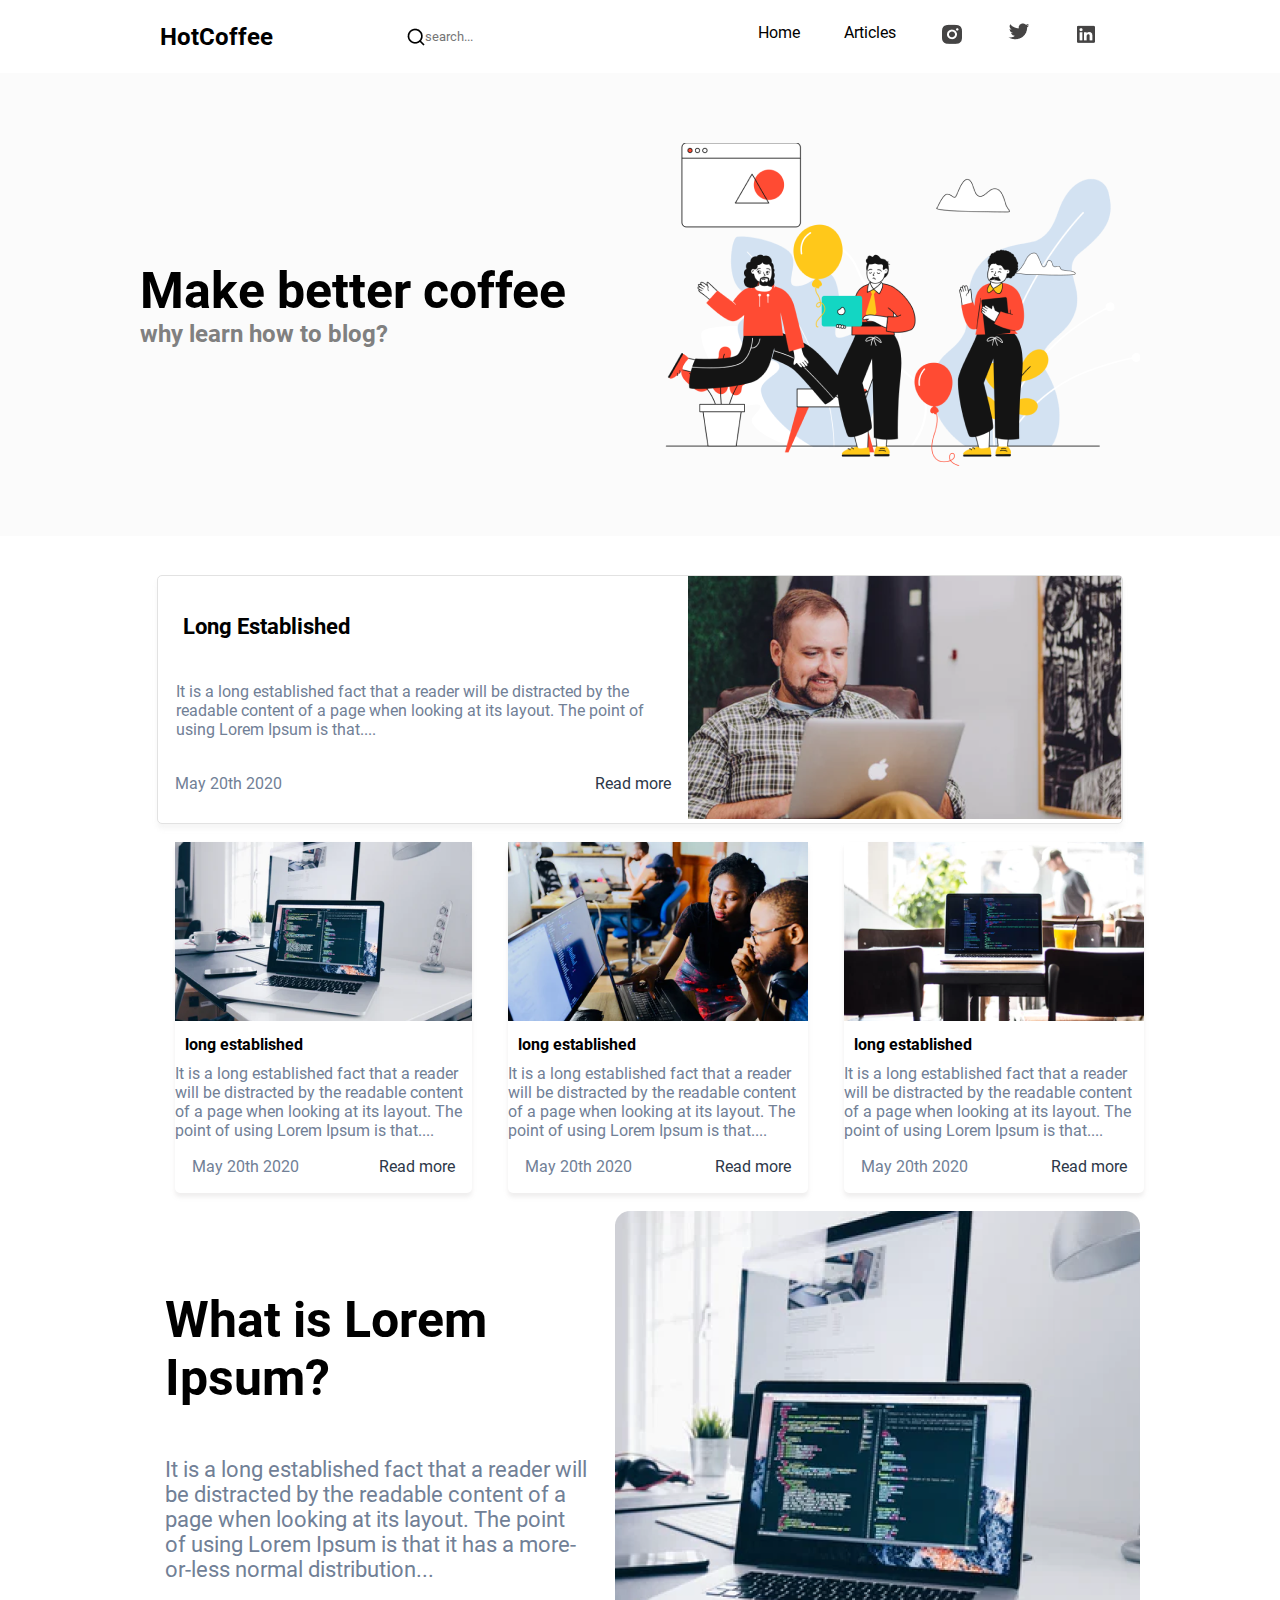
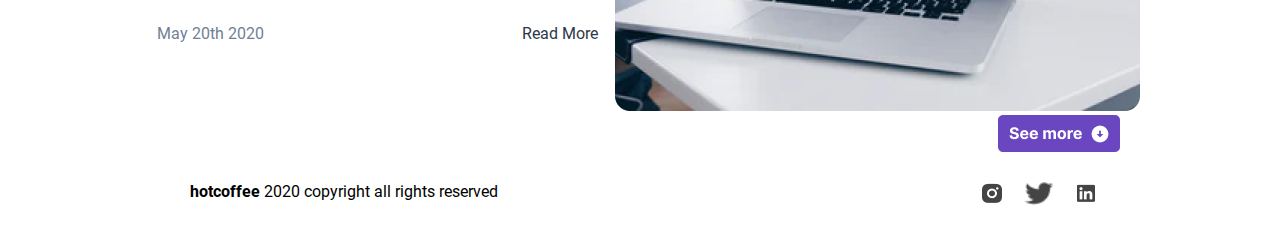
<file: index.html>
<!DOCTYPE html>
<html lang="en">

<head>
    <meta charset="UTF-8">
    <meta http-equiv="X-UA-Compatible" content="IE=edge">
    <meta name="viewport" content="width=device-width, initial-scale=1.0">
    <title>2-Oy 2-Uy-Ishi</title>
    <link rel="stylesheet" href="css/style.css">
</head>

<body>
    <header class="header">
        <nav class="header-nav">
            <div class="container">
                <h2>HotCoffee</h2>
                <a href="#!" class="header-logo"><img src="footer/поиск.png" alt=""><input class="input" type="text"
                        placeholder="search..."></a>
                <ul class="header-list">
                    <li>
                        <a href="#!" class="header-link">Home</a>
                    </li>
                    <li>
                        <a href="about.html" class="header-link">Articles</a>
                    </li>
                    <li>
                        <a href="https://www.instagram.com/asxodjayeff__01" class="header-link"><img src="./footer/Instagram.png" alt=""></a>
                    </li>
                    <li>
                        <a href="#!" class="header-link"><img src="./footer/Twitter.png" alt=""></a>
                    </li>
                    <li>
                        <a href="#!" class="header-link"><img src="./footer/Index.png" alt=""></a>
                    </li>
                </ul>
            </div>
        </nav>
    </header>

    <div class="banner">
        <main class="main">
            <div class="main-left">
                <h1 class="title">Make better coffee</h1>
                <h2 class="title2">why learn how to blog?</h2>
            </div>
            <div class="main-right">
                <img src="./img/main.png" alt="" class="main-img">
            </div>
        </main>
    </div>


    <section class="section">
        <div class="sec-left">
            <h3>Long Established</h3>
            <p class="product-txt">It is a long established fact that a reader will be distracted by the readable
                content of a page when looking at its layout. The point of using Lorem Ipsum is that....</p>

            <div class="left-foo">
                <span>May 20th 2020</span>
                <a class="read-more" href="#!">Read more</a>
            </div>

        </div>
        <div class="sec-right">
            <img src="img/product.png" alt="">
        </div>
    </section>
    <div class="banner2">

        <div class="box">
            <img src="img/product 2.png" alt="">
            <h4 class="box2">long established</h4>
            <p>It is a long established fact that a reader will be distracted by the readable content of a page when
                looking at its layout. The point of using Lorem Ipsum is that....</p>
            <div class="left-foo">
                <span>May 20th 2020</span>
                <a class="read-more" href="#!">Read more</a>
            </div>
        </div>
        <div class="box">
            <img src="img/product3.png" alt="">
            <h4 class="box2">long established</h4>
            <p>It is a long established fact that a reader will be distracted by the readable content of a page when
                looking at its layout. The point of using Lorem Ipsum is that....</p>
            <div class="left-foo">
                <span>May 20th 2020</span>
                <a class="read-more" href="#!">Read more</a>
            </div>
        </div>
        <div class="box">
            <img src="img/product4.png" alt="">
            <h4 class="box2">long established</h4>
            <p>It is a long established fact that a reader will be distracted by the readable content of a page when
                looking at its layout. The point of using Lorem Ipsum is that....</p>
            <div class="left-foo">
                <span>May 20th 2020</span>
                <a class="read-more" href="#!">Read more</a>
            </div>


        </div>


    </div>

    <div class="first-page">
        <main class="page">
            <div class="page-left">
                <h3 class="h3">What is Lorem Ipsum?</h3>
                <p class="page-one">It is a long established fact that a reader will be distracted by the readable
                    content of a page when looking at its layout. The point of using Lorem Ipsum is that it has a
                    more-or-less normal distribution...</p>

                <div class="div-box">
                    <span>May 20th 2020</span>
                    <a class="read-more" href="#!">Read More</a>
                </div>

            </div>

            <div class="page-right">
                <img src="img/product5.png" alt="">
            </div>
        </main>
    </div>
    <div class="next-page">
        <a href="about.html" class="mackbook">
            <img src="logo/next-page.png" alt="">
        </a>
    </div>

    <footer class="footer">
        <div>
            <p><b>hotcoffee</b> 2020 copyright all rights reserved</p>
        </div>
        <div class="footer-logo">
            <a href="#!"><img src="./footer/Instagram.png" alt=""></a>
            <a href="#!"><img src="./footer/Twitter.png" alt=""></a>
            <a href="#!"><img src="./footer/Index.png" alt=""></a>
        </div>

    </footer>

</body>

</html>
</file>
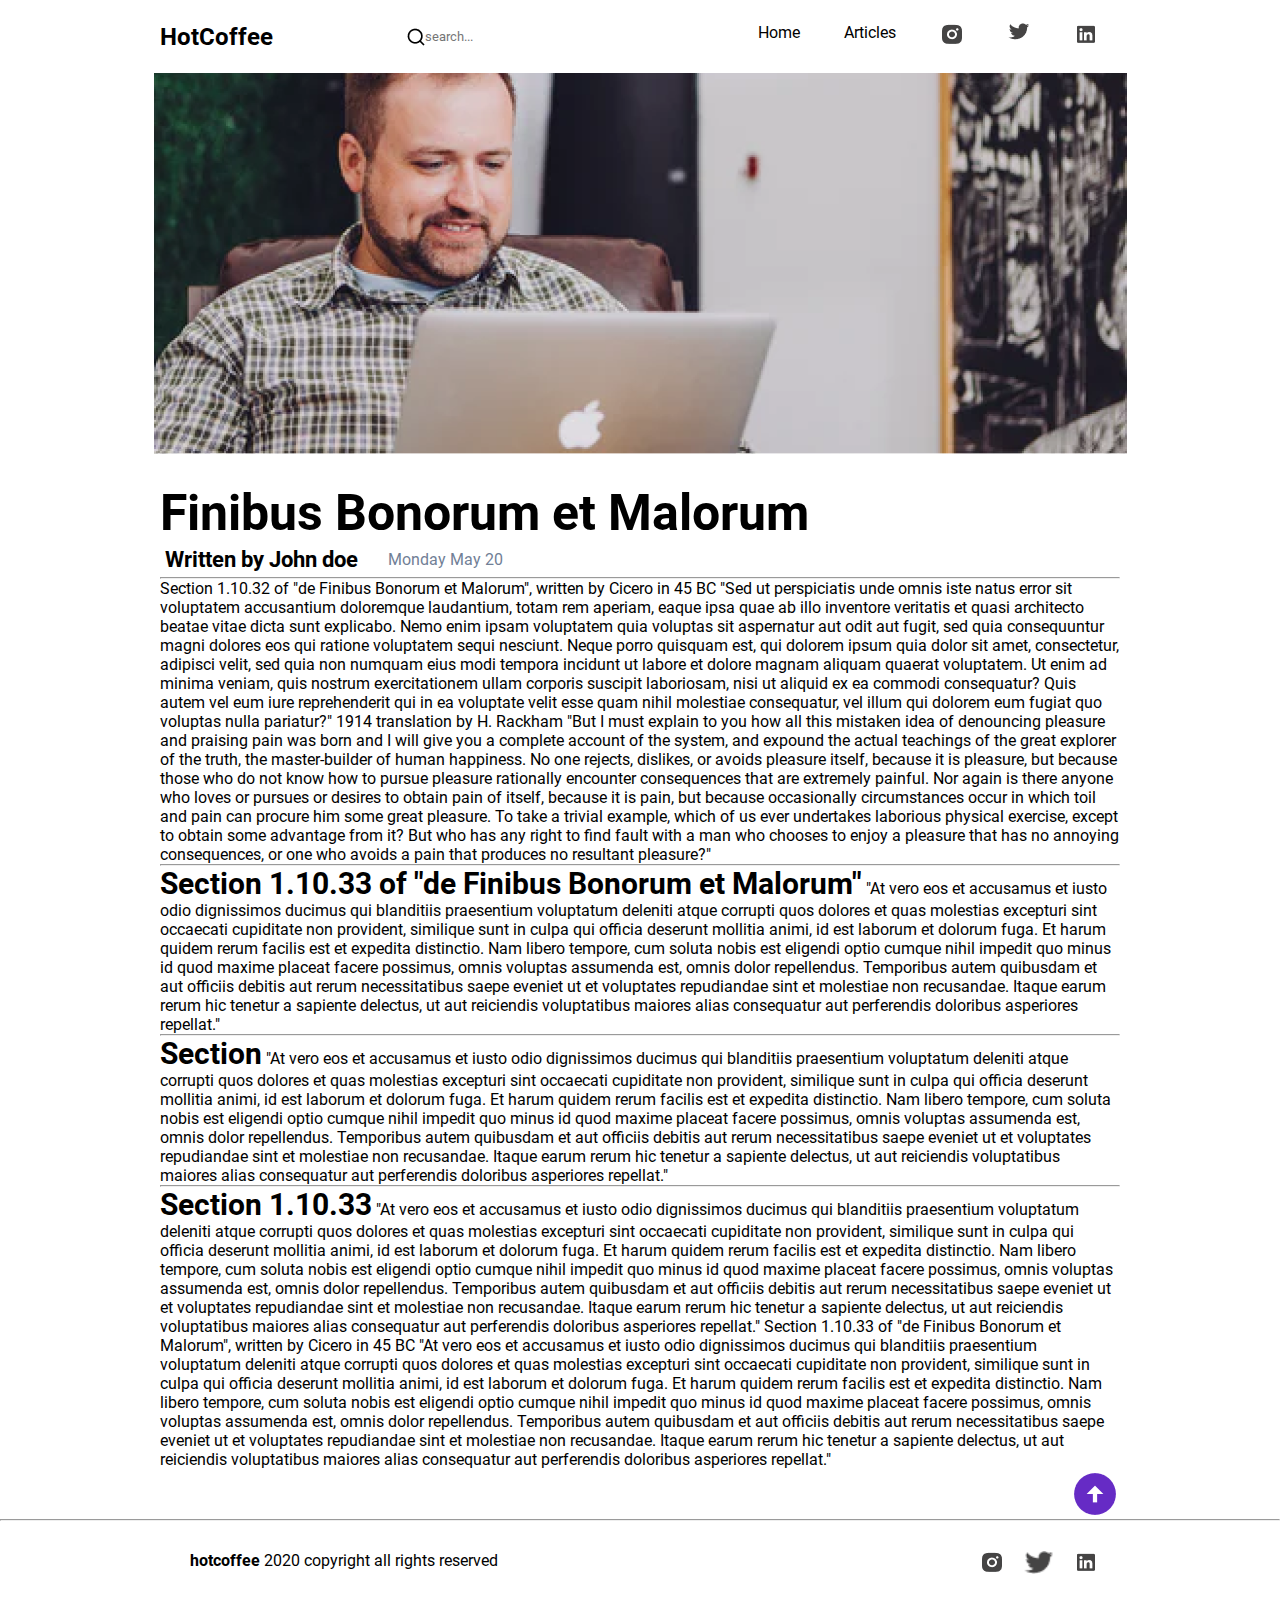
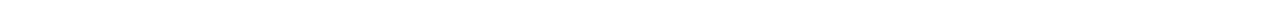
<file: about.html>
<!DOCTYPE html>
<html lang="en">

<head>
    <meta charset="UTF-8">
    <meta http-equiv="X-UA-Compatible" content="IE=edge">
    <meta name="viewport" content="width=device-width, initial-scale=1.0">
    <title>Document</title>
    <link rel="stylesheet" href="css/about.css">
</head>

<body>
    <header class="header">
        <nav class="header-nav">
            <div class="container">
                <h2>HotCoffee</h2>
                <a href="#!" class="header-logo"><img src="footer/поиск.png" alt=""><input class="input" type="text"
                        placeholder="search..."></a>
                <ul class="header-list">
                    <li>
                        <a href="index.html" class="header-link">Home</a>
                    </li>
                    <li>
                        <a href="#!" class="header-link">Articles</a>
                    </li>
                    <li>
                        <a href="https://www.instagram.com/" class="header-link"><img src="./footer/Instagram.png"
                                alt=""></a>
                    </li>
                    <li>
                        <a href="#!" class="header-link"><img src="./footer/Twitter.png" alt=""></a>
                    </li>
                    <li>
                        <a href="#!" class="header-link"><img src="./footer/Index.png" alt=""></a>
                    </li>
                </ul>
            </div>
        </nav>
    </header>
    <div class="banner">
        <main class="container main">
            <div class="main-left">
                <img src="./img/product-main.png" alt="">
            </div>
            <h1>Finibus Bonorum et Malorum</h1>
            <div class="data">
                <h3>Written by John doe</h3>
                <span class="data2">Monday May 20</span>
            </div>
            <hr>
            <p>Section 1.10.32 of "de Finibus Bonorum et Malorum", written by Cicero in 45 BC
                "Sed ut perspiciatis unde omnis iste natus error sit voluptatem accusantium doloremque laudantium, totam
                rem aperiam, eaque ipsa quae ab illo inventore veritatis et quasi architecto beatae vitae dicta sunt
                explicabo. Nemo enim ipsam voluptatem quia voluptas sit aspernatur aut odit aut fugit, sed quia
                consequuntur magni dolores eos qui ratione voluptatem sequi nesciunt. Neque porro quisquam est, qui
                dolorem ipsum quia dolor sit amet, consectetur, adipisci velit, sed quia non numquam eius modi tempora
                incidunt ut labore et dolore magnam aliquam quaerat voluptatem. Ut enim ad minima veniam, quis nostrum
                exercitationem ullam corporis suscipit laboriosam, nisi ut aliquid ex ea commodi consequatur? Quis autem
                vel eum iure reprehenderit qui in ea voluptate velit esse quam nihil molestiae consequatur, vel illum
                qui dolorem eum fugiat quo voluptas nulla pariatur?"

                1914 translation by H. Rackham
                "But I must explain to you how all this mistaken idea of denouncing pleasure and praising pain was born
                and I will give you a complete account of the system, and expound the actual teachings of the great
                explorer of the truth, the master-builder of human happiness. No one rejects, dislikes, or avoids
                pleasure itself, because it is pleasure, but because those who do not know how to pursue pleasure
                rationally encounter consequences that are extremely painful. Nor again is there anyone who loves or
                pursues or desires to obtain pain of itself, because it is pain, but because occasionally circumstances
                occur in which toil and pain can procure him some great pleasure. To take a trivial example, which of us
                ever undertakes laborious physical exercise, except to obtain some advantage from it? But who has any
                right to find fault with a man who chooses to enjoy a pleasure that has no annoying consequences, or one
                who avoids a pain that produces no resultant pleasure?"</p>
            <hr>
            <p><b class="txt">Section 1.10.33 of "de Finibus Bonorum et Malorum"</b>

                "At vero eos et accusamus et iusto odio dignissimos ducimus qui blanditiis praesentium voluptatum
                deleniti atque corrupti quos dolores et quas molestias excepturi sint occaecati cupiditate non
                provident, similique sunt in culpa qui officia deserunt mollitia animi, id est laborum et dolorum fuga.
                Et harum quidem rerum facilis est et expedita distinctio. Nam libero tempore, cum soluta nobis est
                eligendi optio cumque nihil impedit quo minus id quod maxime placeat facere possimus, omnis voluptas
                assumenda est, omnis dolor repellendus. Temporibus autem quibusdam et aut officiis debitis aut rerum
                necessitatibus saepe eveniet ut et voluptates repudiandae sint et molestiae non recusandae. Itaque earum
                rerum hic tenetur a sapiente delectus, ut aut reiciendis voluptatibus maiores alias consequatur aut
                perferendis doloribus asperiores repellat."</p>
            <hr>
            <p><b class="txt2">Section</b>

                "At vero eos et accusamus et iusto odio dignissimos ducimus qui blanditiis praesentium voluptatum
                deleniti atque corrupti quos dolores et quas molestias excepturi sint occaecati cupiditate non
                provident, similique sunt in culpa qui officia deserunt mollitia animi, id est laborum et dolorum fuga.
                Et harum quidem rerum facilis est et expedita distinctio. Nam libero tempore, cum soluta nobis est
                eligendi optio cumque nihil impedit quo minus id quod maxime placeat facere possimus, omnis voluptas
                assumenda est, omnis dolor repellendus. Temporibus autem quibusdam et aut officiis debitis aut rerum
                necessitatibus saepe eveniet ut et voluptates repudiandae sint et molestiae non recusandae. Itaque earum
                rerum hic tenetur a sapiente delectus, ut aut reiciendis voluptatibus maiores alias consequatur aut
                perferendis doloribus asperiores repellat."</p>
            <hr>
            <p><b class="txt3">Section 1.10.33</b>

                "At vero eos et accusamus et iusto odio dignissimos ducimus qui blanditiis praesentium voluptatum
                deleniti atque corrupti quos dolores et quas molestias excepturi sint occaecati cupiditate non
                provident, similique sunt in culpa qui officia deserunt mollitia animi, id est laborum et dolorum fuga.
                Et harum quidem rerum facilis est et expedita distinctio. Nam libero tempore, cum soluta nobis est
                eligendi optio cumque nihil impedit quo minus id quod maxime placeat facere possimus, omnis voluptas
                assumenda est, omnis dolor repellendus. Temporibus autem quibusdam et aut officiis debitis aut rerum
                necessitatibus saepe eveniet ut et voluptates repudiandae sint et molestiae non recusandae. Itaque earum
                rerum hic tenetur a sapiente delectus, ut aut reiciendis voluptatibus maiores alias consequatur aut
                perferendis doloribus asperiores repellat."
                Section 1.10.33 of "de Finibus Bonorum et Malorum", written by Cicero in 45 BC
                "At vero eos et accusamus et iusto odio dignissimos ducimus qui blanditiis praesentium voluptatum
                deleniti atque corrupti quos dolores et quas molestias excepturi sint occaecati cupiditate non
                provident, similique sunt in culpa qui officia deserunt mollitia animi, id est laborum et dolorum fuga.
                Et harum quidem rerum facilis est et expedita distinctio. Nam libero tempore, cum soluta nobis est
                eligendi optio cumque nihil impedit quo minus id quod maxime placeat facere possimus, omnis voluptas
                assumenda est, omnis dolor repellendus. Temporibus autem quibusdam et aut officiis debitis aut rerum
                necessitatibus saepe eveniet ut et voluptates repudiandae sint et molestiae non recusandae. Itaque earum
                rerum hic tenetur a sapiente delectus, ut aut reiciendis voluptatibus maiores alias consequatur aut
                perferendis doloribus asperiores repellat."</p>
        </main>
        <div class="next-page">
            <a href="index.html" class="mackbook"><img src="logo/page.png" alt=""></a>
        </div>
        <hr>
        <footer class="footer">
            <div>
                <p><b>hotcoffee</b> 2020 copyright all rights reserved</p>
            </div>
            <div class="footer-logo">
                <a href="#!"><img src="./footer/Instagram.png" alt=""></a>
                <a href="#!"><img src="./footer/Twitter.png" alt=""></a>
                <a href="#!"><img src="./footer/Index.png" alt=""></a>
            </div>

        </footer>
    </div>
</body>

</html>
</file>
<file: css/style.css>
@import url(fonts.css);

* {
    font-family: "Roboto";
    margin: 0;
    padding: 0;
    box-sizing: border-box;
}

a {
    text-decoration: none;
    display: flex;
}

ul {
    list-style: none;
}


.container {
    max-width: 990px;
    width: 100%;
    margin: 0 auto;
    padding: 0 15px;
}

.header-nav .container {
    display: flex;
    justify-content: space-between;
    align-items: center;

}

.header-link {
    color: #000000;
    display: inline-block;
    padding: 23px 22px;
    transition: 0.4s;
}

.header-link:hover {
    color: red;
}

.header-list {
    display: flex;
}

.input {
    border: none;
    outline: none;
    row-gap: 12px;
}

.footer-socials {
    display: flex;
}

.main {
    font-family: "Roboto";
    width: 1000px;
    max-width: 100%;
    margin: auto;
    display: flex;
    align-items: center;
    justify-content: space-between;
}

.title {
    font-size: 50px;
}

.title2 {
    color: gray;
}

.main-img {
    display: flex;
}

.txt {
    width: 500px;
    padding: 25px;
}

h3 {
    font-size: 22px;
    text-align: left;
    padding: 25px;
}

.section-img {
    display: flex;
}

.section {
    width: 966px;
    max-width: 100%;
    background-color: red;
    margin: auto;
    background: #FFFFFF;
    border: 1px solid #E2E2E2;
    box-shadow: 0px 5px 4px rgba(221, 221, 221, 0.25);
    border-radius: 5px;
    display: flex;
    align-items: center;
}

.banner {
    width: 100%;
    background-color: #FBFBFB;
    padding: 70px 0px;
    margin-bottom: 39px;
}

.left-foo {
    display: flex;
    justify-content: space-between;
    padding: 17px;
    color: #718096;
}

.read-more {
    color: #2D3748;
    transition: 0.3s;
}

.read-more:hover {
    color: red;
}

.product-txt {
    font-weight: 400;
    color: #718096;
    margin: 18px;
}

.section2 {
    display: flex;
}

.product2 {
    font-weight: 400;
    color: #718096;
    margin: 43px;
}

.banner2 {
    display: flex;
    width: 966px;
    margin: auto;
    max-width: 100%;
    justify-content: space-between;
   
}
.box {
    width: 300px;
    background: #FFFFFF;
    box-shadow: 0px 4px 4px rgba(192, 189, 189, 0.25);
    border-radius: 5px;
    flex: 0; 
    font-weight: 400;
    color: #718096;
    margin: 18px;
}
.box2 {
    padding: 10px;
    color: black;
}
.page {
    font-family: "Roboto";
    width: 1000px;
    max-width: 100%;
    margin: auto;
    display: flex;
    align-items: center;
    justify-content: space-between;
}
.page-one {
    font-size: 22px;
    padding: 25px;   
    color: #718096;
}
.h3 {
    font-size: 50px;
}

.footer{
    width: 960px;
    max-width: 100%;
    margin: auto;
    display: flex;
    justify-content: space-between;
    padding: 30px;
}
.footer-logo {
    display: flex;
    justify-content: space-evenly;
    column-gap: 20px;
}
.div-box {
    display: flex;
    justify-content: space-between;
    padding: 17px;
    color: #718096;
}
.mackbook {
    display: flex;
    align-items: flex-end;
}
.next-page{
    width: 960px;
    max-width: 100%;
    margin: auto;
    display: flex;
    justify-content: flex-end;
}
</file>
<file: css/about.css>
@import url(fonts.css);

* {
    font-family: "Roboto";
    margin: 0;
    padding: 0;
    box-sizing: border-box;
}

a {
    text-decoration: none;
    display: flex;
}

ul {
    list-style: none;
}


.container {
    max-width: 990px;
    width: 100%;
    margin: 0 auto;
    padding: 0 15px;
}

.header-nav .container {
    display: flex;
    justify-content: space-between;
    align-items: center;

}

.header-link {
    color: #000000;
    display: inline-block;
    padding: 23px 22px;
    transition: 0.4s;
}

.header-link:hover {
    color: red;
}

.header-list {
    display: flex;
}

.input {
    border: none;
    outline: none;
    row-gap: 12px;
}

.footer-socials {
    display: flex;
}
.main-left {
   display: flex;
   justify-content: center;
}
h1 {
    display: flex;
    max-width: 960px;
    width: 100%;
    margin-top: 30px;
    
    font-size: 50px;
}
h3 {
    display: flex;
    font-size: 22px;
    padding: 5px;
}
.data2 {
    display: flex;
    align-items: center;
    color:#718096;
}
.data {
    display: flex;
    align-items: center;
    column-gap: 25px;
}
.txt {
    font-size: 30px;
}
.txt2 {
    font-size: 30px;
}
.txt3 {
    font-size: 30px;
}

.footer {
    width: 960px;
    max-width: 100%;
    margin: auto;
    display: flex;
    justify-content: space-between;
    padding: 30px;

}
.footer-logo {
    display: flex;
    justify-content: space-evenly;
    column-gap: 20px;
}
.next-page {
    width: 960px;
    max-width: 100%;
    margin: auto;
    display: flex;
    justify-content: flex-end;
}
</file>
